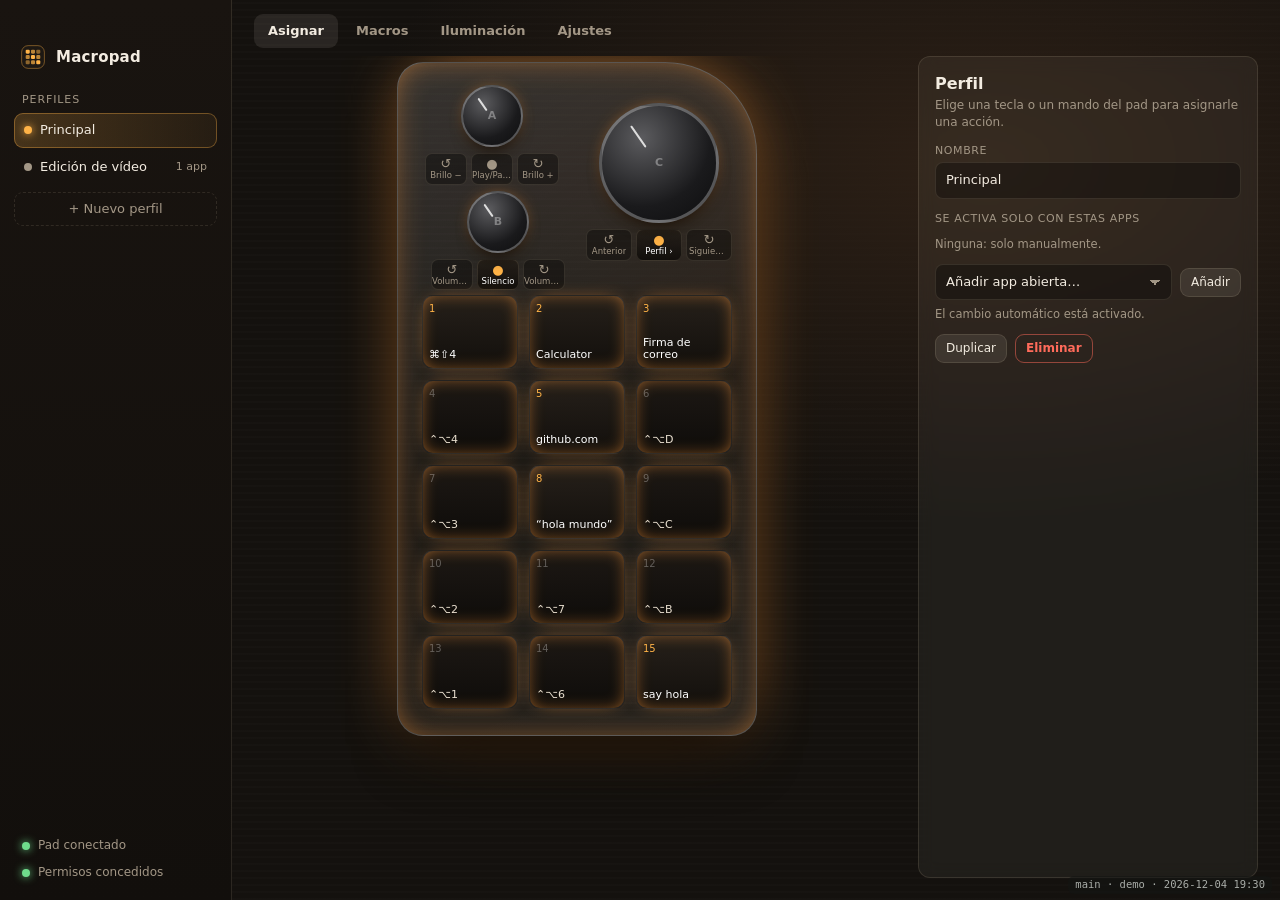
<file: Resources/ui/index.html>
<!doctype html>
<html lang="es">
<head>
<meta charset="utf-8">
<meta name="viewport" content="width=device-width, initial-scale=1">
<title>Macropad</title>
<link rel="stylesheet" href="app.css">
</head>
<body>
<div id="app">
  <aside id="side">
    <div class="brand"><svg viewBox="0 0 32 32" width="26" height="26"><rect x="2" y="2" width="28" height="28" rx="8" fill="#1d1813" stroke="#ffb347" stroke-opacity=".5"/><g fill="#ffb347"><rect x="7" y="7" width="5" height="5" rx="1.4"/><rect x="13.5" y="7" width="5" height="5" rx="1.4" opacity=".7"/><rect x="20" y="7" width="5" height="5" rx="1.4" opacity=".5"/><rect x="7" y="13.5" width="5" height="5" rx="1.4" opacity=".7"/><rect x="13.5" y="13.5" width="5" height="5" rx="1.4"/><rect x="20" y="13.5" width="5" height="5" rx="1.4" opacity=".7"/><rect x="7" y="20" width="5" height="5" rx="1.4" opacity=".5"/><rect x="13.5" y="20" width="5" height="5" rx="1.4" opacity=".7"/><rect x="20" y="20" width="5" height="5" rx="1.4"/></g></svg><span>Macropad</span></div>
    <div class="sec">Perfiles</div>
    <div id="profiles"></div>
    <button class="add" onclick="addProfile()">+ Nuevo perfil</button>
    <div class="grow"></div>
    <div id="chips"></div>
  </aside>
  <main>
    <nav id="tabs"></nav>
    <section id="view"></section>
  </main>
</div>
<div id="overlay" hidden></div>
<div id="badge"></div>
<script src="labels.js"></script>
<script src="mock.js"></script>
<script src="app.js"></script>
</body>
</html>
</file>
<file: Resources/ui/app.css>
:root{--bg:#14110e;--bg2:#1b1612;--panel:rgba(255,244,225,.05);--panel2:rgba(255,244,225,.09);--line:rgba(255,235,200,.11);
--fg:#f3ece1;--dim:#a39786;--amber:#ffb347;--amber2:#ff8a3d;--ok:#6fdc8c;--bad:#ff6b5b;--led:#4c8dff;--r:12px}
*{box-sizing:border-box;-webkit-user-select:none;user-select:none}
input,textarea,select{-webkit-user-select:text;user-select:text}
html,body{height:100%;margin:0}
body{background:var(--bg);color:var(--fg);font:13px/1.4 -apple-system,BlinkMacSystemFont,"SF Pro Text",system-ui,sans-serif;overflow:hidden;cursor:default}
button{font:inherit;color:inherit;cursor:pointer}
#app{display:flex;height:100vh}
#side{width:232px;flex:none;padding:44px 14px 14px;background:linear-gradient(180deg,#191410,#120f0c);border-right:1px solid var(--line);display:flex;flex-direction:column}
.brand{display:flex;align-items:center;gap:10px;font-weight:650;font-size:15px;margin:0 6px 22px;letter-spacing:.2px}
.sec{font-size:11px;text-transform:uppercase;letter-spacing:.9px;color:var(--dim);margin:0 8px 6px}
.prof{display:flex;align-items:center;gap:8px;width:100%;text-align:left;background:none;border:0;border-radius:9px;padding:8px 10px;margin-bottom:2px}
.prof:hover{background:var(--panel)}.prof.on{background:linear-gradient(90deg,rgba(255,179,71,.20),rgba(255,179,71,.06));box-shadow:inset 0 0 0 1px rgba(255,179,71,.35)}
.prof .dot{width:8px;height:8px;border-radius:50%;background:var(--dim);flex:none}.prof.on .dot{background:var(--amber);box-shadow:0 0 8px var(--amber)}
.prof small{margin-left:auto;color:var(--dim);font-size:11px}
.add{margin:6px 0 0;background:none;border:1px dashed var(--line);border-radius:9px;padding:7px;color:var(--dim)}.add:hover{color:var(--fg);border-color:var(--amber)}
.grow{flex:1}
.chip{display:flex;align-items:center;gap:8px;font-size:12px;color:var(--dim);padding:5px 8px}.chip i{width:8px;height:8px;border-radius:50%;background:var(--bad)}.chip.ok i{background:var(--ok);box-shadow:0 0 8px var(--ok)}
main{flex:1;min-width:0;display:flex;flex-direction:column;background:radial-gradient(900px 520px at 72% 18%,#2d2016 0%,transparent 70%),repeating-linear-gradient(0deg,rgba(255,255,255,.012) 0 2px,transparent 2px 7px),var(--bg)}
#tabs{display:flex;gap:4px;padding:14px 22px 0 22px;height:56px;align-items:flex-start;-webkit-app-region:drag}
#tabs button{background:none;border:0;padding:8px 14px;border-radius:9px;color:var(--dim);font-weight:550}
#tabs button:hover{color:var(--fg)}#tabs button.on{color:var(--fg);background:var(--panel2)}
#view{flex:1;min-height:0;display:flex;padding:0 22px 22px}
.stage{flex:1;min-width:0;display:flex;justify-content:center;align-items:flex-start;overflow:hidden;position:relative}
.insp,.card{background:var(--panel);border:1px solid var(--line);border-radius:var(--r);backdrop-filter:blur(8px)}
.insp{width:340px;flex:none;padding:16px;overflow:auto;margin-left:18px}
h2{margin:0 0 2px;font-size:16px}.sub{color:var(--dim);font-size:12px;margin-bottom:12px}
label{display:block;font-size:11px;color:var(--dim);margin:12px 0 4px;text-transform:uppercase;letter-spacing:.6px}
input,textarea,select{width:100%;background:rgba(0,0,0,.32);border:1px solid var(--line);border-radius:8px;color:var(--fg);padding:8px 10px;font:inherit;outline:none}
input:focus,textarea:focus,select:focus{border-color:var(--amber)}textarea{min-height:76px;resize:vertical}
select{appearance:none;background-image:linear-gradient(45deg,transparent 50%,var(--dim) 50%),linear-gradient(135deg,var(--dim) 50%,transparent 50%);background-position:calc(100% - 16px) 50%,calc(100% - 11px) 50%;background-size:5px 5px;background-repeat:no-repeat;padding-right:28px}
.btn{background:linear-gradient(180deg,#ffbf5e,#f09a2c);color:#2a1a05;border:0;border-radius:9px;padding:8px 14px;font-weight:650}.btn:hover{filter:brightness(1.08)}
.btn.ghost{background:var(--panel2);color:var(--fg);font-weight:500;border:1px solid var(--line)}.btn.danger{background:none;border:1px solid rgba(255,107,91,.5);color:var(--bad)}
.btn.sm{padding:5px 10px;font-size:12px}.row{display:flex;gap:8px;align-items:center}.row>*{flex:none}.row>.f{flex:1;min-width:0}
.mt{margin-top:12px}.hint{color:var(--dim);font-size:11.5px;margin-top:6px}
code{background:rgba(0,0,0,.35);padding:1px 6px;border-radius:5px;font:11.5px ui-monospace,Menlo,monospace}
/* ── pad ── */
.pad{--s:1;width:360px;flex:none;transform-origin:top center;transform:scale(var(--s));margin-top:6px}
.plate{position:relative;padding:22px 24px 26px;border-radius:26px 92px 26px 26px;background:linear-gradient(155deg,rgba(255,255,255,.14),rgba(255,255,255,.04) 55%,rgba(255,255,255,.08));
 border:1px solid rgba(255,255,255,.22);box-shadow:0 30px 60px -20px #000,0 0 70px -22px var(--led),inset 0 0 40px -18px var(--led)}
.top{display:flex;justify-content:space-between;align-items:flex-start;margin-bottom:14px;height:196px}
.lcol{display:flex;flex-direction:column;gap:6px;width:140px}.lcol .knobwrap:last-child{margin-left:12px}
.knobwrap{display:flex;flex-direction:column;align-items:center}
.knob{width:62px;height:62px;border-radius:50%;position:relative;background:radial-gradient(circle at 35% 28%,#5b5b5e,#1a1a1c 62%,#0d0d0e);border:2px solid rgba(255,255,255,.28);box-shadow:0 8px 16px -6px #000,0 0 18px -8px var(--led);display:grid;place-items:center}
.knob::after{content:"";position:absolute;left:50%;top:7px;width:2px;height:15px;margin-left:-1px;background:#ddd;border-radius:2px;transform:rotate(var(--rot,-35deg));transform-origin:50% 24px}
.knob b{font-size:11px;color:rgba(255,255,255,.35);font-weight:600}
.knobwrap.big{margin-top:18px}.knobwrap.big .knob{width:120px;height:120px;border-width:3px}.knobwrap.big .knob::after{height:26px;top:11px;transform-origin:50% 49px}
.kbtns{display:flex;gap:4px;margin-top:6px}
.kbtn{width:42px;padding:3px 2px;border-radius:7px;background:rgba(0,0,0,.35);border:1px solid var(--line);display:flex;flex-direction:column;align-items:center;line-height:1.1}
.kbtn i{font-style:normal;font-size:13px;color:var(--dim)}.kbtn span{font-size:8.5px;color:var(--dim);max-width:40px;overflow:hidden;text-overflow:ellipsis;white-space:nowrap}
.knobwrap.big .kbtn{width:46px}
.keys{display:grid;grid-template-columns:repeat(3,1fr);gap:11px}
.key{position:relative;height:74px;border-radius:11px;padding:6px;background:linear-gradient(180deg,#1d1814,#0e0c0a);border:1px solid rgba(255,255,255,.09);
 box-shadow:inset 0 0 20px -8px var(--led),0 0 20px -10px var(--led);display:flex;flex-direction:column;justify-content:space-between;align-items:flex-start;text-align:left}
.key i{font-style:normal;font-size:10px;color:rgba(255,255,255,.3)}.key span{font-size:11px;line-height:1.15;color:#e9dfcf;max-width:100%;overflow:hidden;display:-webkit-box;-webkit-line-clamp:2;-webkit-box-orient:vertical;word-break:break-word}
.key:hover,.kbtn:hover{border-color:rgba(255,179,71,.55)}
.sel{border-color:var(--amber)!important;box-shadow:0 0 0 2px rgba(255,179,71,.55),0 0 22px -4px var(--amber)!important}
.bound span{color:#fff}.bound i{color:var(--amber)}.bound{background:linear-gradient(180deg,#26201a,#120f0c)}
.flash{background:color-mix(in srgb,var(--led) 55%,#1d1814)!important;transition:none}
.pad[data-off="1"]{--led:transparent}
.legend{position:absolute;left:-6px;bottom:-24px;font-size:10px;color:rgba(255,255,255,.3);letter-spacing:.5px}
.banner{position:absolute;top:0;left:50%;transform:translateX(-50%);z-index:5;background:#2a1d0e;border:1px solid var(--amber);border-radius:10px;padding:8px 12px;display:flex;gap:10px;align-items:center;box-shadow:0 10px 30px -10px #000;white-space:nowrap}
/* ── varios ── */
.card{padding:16px;margin-bottom:14px}.grid2{display:grid;grid-template-columns:1fr 1fr;gap:14px}.scroll{overflow:auto;flex:1;min-width:0}
.perm{display:flex;align-items:center;gap:12px;padding:10px 0;border-bottom:1px solid var(--line)}.perm:last-child{border:0}
.perm .s{width:22px;height:22px;border-radius:50%;display:grid;place-items:center;font-size:13px;background:rgba(255,107,91,.18);color:var(--bad);flex:none}.perm.ok .s{background:rgba(111,220,140,.18);color:var(--ok)}
.perm b{display:block;font-weight:600}.perm small{color:var(--dim)}.perm .btn{margin-left:auto}
.sw{display:flex;flex-wrap:wrap;gap:10px}.sw button{width:34px;height:34px;border-radius:50%;border:2px solid transparent;box-shadow:0 0 14px -2px var(--c);background:var(--c)}.sw button.on{border-color:#fff}
.modes{display:grid;grid-template-columns:1fr 1fr;gap:8px}.mode{padding:10px;border-radius:10px;border:1px solid var(--line);background:rgba(0,0,0,.25);text-align:left}.mode.on{border-color:var(--amber);background:rgba(255,179,71,.10)}
.mode small{display:block;color:var(--dim);font-size:11px}
.list{display:flex;flex-direction:column;gap:4px;width:220px;flex:none;margin-right:18px}
.step{display:flex;gap:6px;align-items:center;margin-bottom:6px}.step select{width:128px;flex:none}.step .ic{background:var(--panel2);border:1px solid var(--line);border-radius:7px;width:28px;height:30px;flex:none}
.tags{display:flex;flex-wrap:wrap;gap:6px}.tag{background:var(--panel2);border:1px solid var(--line);border-radius:999px;padding:3px 6px 3px 10px;font-size:12px;display:flex;gap:6px;align-items:center}.tag button{background:none;border:0;color:var(--dim);padding:0 2px}
.tog{display:flex;align-items:center;gap:12px;padding:8px 0}.tog .f{flex:1}.sw2{position:relative;width:40px;height:23px;border-radius:99px;background:rgba(255,255,255,.14);border:0;flex:none}.sw2::after{content:"";position:absolute;left:3px;top:3px;width:17px;height:17px;border-radius:50%;background:#fff;transition:.15s}.sw2.on{background:var(--amber2)}.sw2.on::after{left:20px}
#overlay{position:fixed;inset:0;z-index:20;background:rgba(10,8,6,.72);backdrop-filter:blur(10px);display:grid;place-items:center}
#overlay .card{width:480px;background:#1c1713;margin:0}
#badge{position:fixed;right:8px;bottom:6px;z-index:30;font:10.5px/1.3 ui-monospace,SFMono-Regular,Menlo,monospace;padding:2px 7px;border-radius:6px;background:rgba(20,22,20,.72);color:#cfd5cf;opacity:.8;pointer-events:none;white-space:nowrap}
#overlay[hidden]{display:none}
</file>
